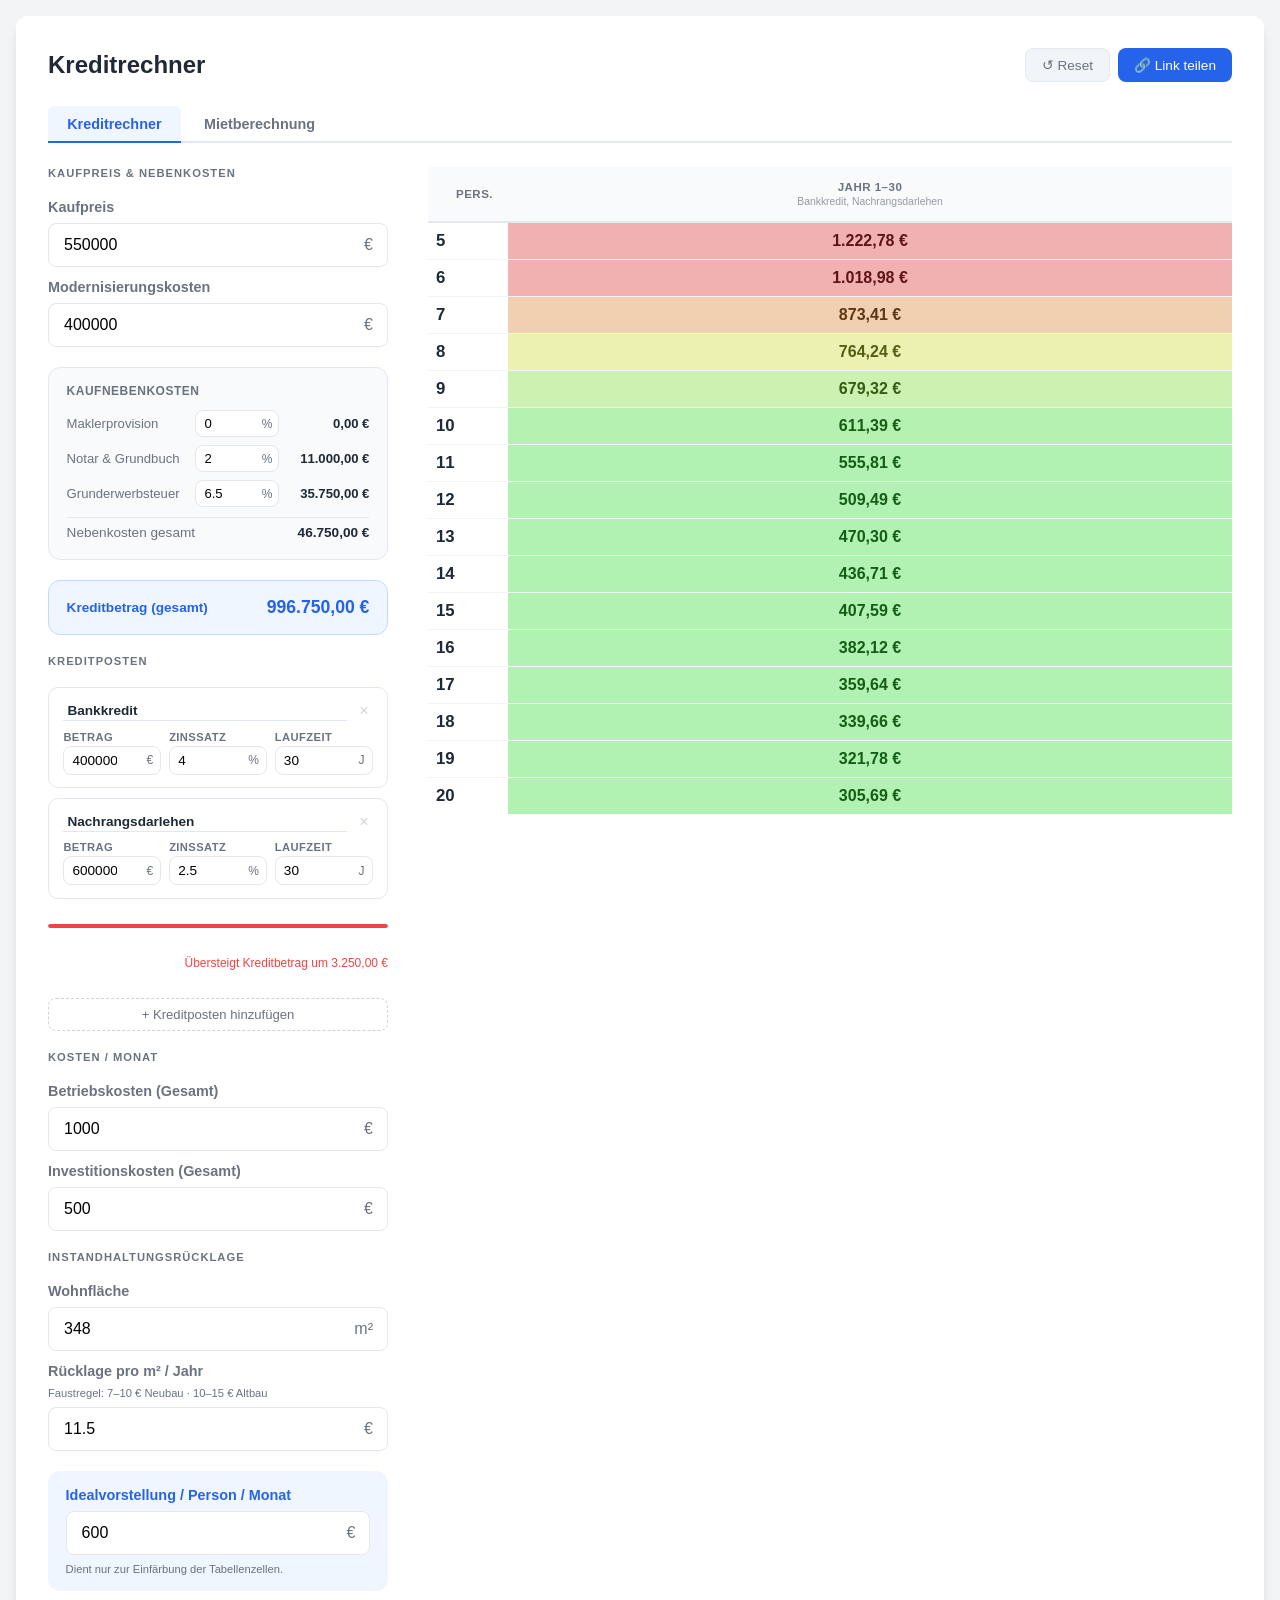
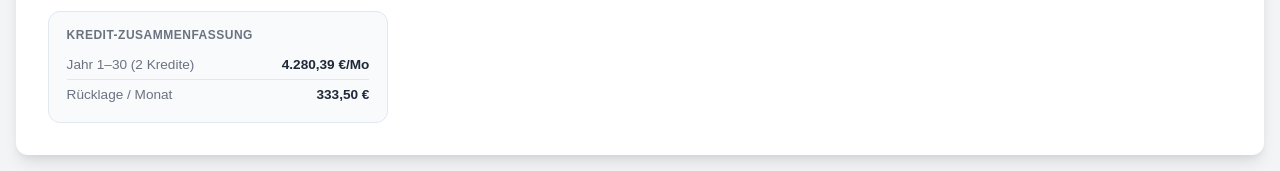
<file: index.html>
<!DOCTYPE html>
<html lang="de">
<head>
    <meta charset="UTF-8">
    <meta name="viewport" content="width=device-width, initial-scale=1.0">
    <meta name="robots" content="noindex">
    <title>Kreditrechner</title>
    <style>
        /* ── Reset & base ── */
        :root {
            --primary-color: #2563eb;
            --accent-color: #10b981;
            --bg-color: #f3f4f6;
            --card-bg: #ffffff;
            --text-color: #1f2937;
            --text-light: #6b7280;
            --radius: 12px;
            --shadow: 0 10px 15px -3px rgba(0,0,0,0.1), 0 4px 6px -2px rgba(0,0,0,0.05);
        }
        * { box-sizing: border-box; margin: 0; padding: 0; font-family: 'Segoe UI', Roboto, Helvetica, Arial, sans-serif; }
        body {
            background-color: var(--bg-color);
            display: flex;
            flex-direction: column;
            justify-content: center;
            align-items: center;
            min-height: 100vh;
            padding: 16px;
        }
        .calculator-card {
            background: var(--card-bg);
            padding: 2rem;
            border-radius: var(--radius);
            box-shadow: var(--shadow);
            width: 100%;
        }
        label { font-size: 0.9rem; color: var(--text-light); font-weight: 600; }
        .input-group { display: flex; flex-direction: column; gap: 0.5rem; }
        .input-wrapper { position: relative; display: flex; align-items: center; }
        .input-wrapper span { position: absolute; right: 15px; color: var(--text-light); font-weight: 500; }
        input[type="number"] {
            width: 100%;
            padding: 12px 15px;
            border: 1px solid #e5e7eb;
            border-radius: 8px;
            font-size: 1rem;
            transition: border-color 0.2s;
            -webkit-appearance: textfield;
            appearance: textfield;
        }
        input[type="number"]:focus { outline: none; border-color: var(--primary-color); }

        /* ── Tabs ── */
        .tab-bar {
            display: flex;
            gap: 0.25rem;
            margin-bottom: 1.5rem;
            border-bottom: 2px solid #e2e8f0;
        }
        .tab-btn {
            background: none;
            border: none;
            padding: 0.6rem 1.2rem;
            font-size: 0.9rem;
            font-weight: 600;
            color: var(--text-light);
            cursor: pointer;
            border-bottom: 2px solid transparent;
            margin-bottom: -2px;
            border-radius: 6px 6px 0 0;
            transition: color 0.15s, border-color 0.15s;
        }
        .tab-btn:hover { color: var(--primary-color); }
        .tab-btn.active {
            color: var(--primary-color);
            border-bottom-color: var(--primary-color);
            background: #eff6ff;
        }
        .tab-panel { display: none; }
        .tab-panel.active { display: block; }

        /* ── Layout ── */
        .header-row {
            display: flex;
            justify-content: space-between;
            align-items: center;
            margin-bottom: 1.5rem;
        }
        .main-grid {
            display: grid;
            grid-template-columns: 340px 1fr;
            gap: 2.5rem;
            align-items: start;
        }
        @media (max-width: 860px) {
            .main-grid { grid-template-columns: 1fr; }
        }

        /* ── Inputs column ── */
        .inputs-col {
            display: flex;
            flex-direction: column;
            gap: 1.25rem;
        }
        .section-label {
            font-size: 0.7rem;
            font-weight: 700;
            text-transform: uppercase;
            letter-spacing: 1px;
            color: var(--text-light);
        }
        .form-section {
            display: flex;
            flex-direction: column;
            gap: 0.75rem;
        }

        /* ── Boxes ── */
        .box {
            background: #f8fafc;
            border: 1px solid #e2e8f0;
            border-radius: var(--radius);
            padding: 1rem 1.1rem;
        }
        .box--blue { background: #eff6ff; border-color: #bfdbfe; }
        .box--ideal {
            background: #eff6ff;
            border-color: #bfdbfe;
            border-radius: var(--radius);
            padding: 1rem 1.1rem;
        }
        .box-title {
            font-size: 0.75rem;
            font-weight: 700;
            text-transform: uppercase;
            letter-spacing: 0.5px;
            color: var(--text-light);
            margin-bottom: 0.75rem;
        }
        .sum-row {
            display: flex;
            justify-content: space-between;
            font-size: 0.85rem;
            color: var(--text-light);
            padding: 0.2rem 0;
        }
        .sum-val { font-weight: 600; color: var(--text-color); }
        .sum-row--divider {
            border-top: 1px solid #e2e8f0;
            margin-top: 0.25rem;
            padding-top: 0.45rem;
        }

        /* ── Nebenkosten inline ── */
        .cost-row {
            display: flex;
            align-items: center;
            gap: 0.5rem;
            margin-top: 0.5rem;
        }
        .cost-row label {
            flex: 1;
            font-weight: 400;
            font-size: 0.82rem;
            color: var(--text-light);
            margin: 0;
        }
        .input-wrapper--sm {
            width: 84px;
            flex-shrink: 0;
            position: relative;
            display: flex;
            align-items: center;
        }
        .input-wrapper--sm input[type="number"] {
            padding: 5px 24px 5px 8px;
            font-size: 0.82rem;
            width: 100%;
        }
        .input-wrapper--sm span {
            position: absolute;
            right: 7px;
            font-size: 0.75rem;
            color: var(--text-light);
            pointer-events: none;
        }
        .abs-val {
            width: 82px;
            text-align: right;
            font-size: 0.82rem;
            font-weight: 600;
            color: var(--text-color);
            flex-shrink: 0;
        }

        /* ── Kreditbetrag display ── */
        .kreditbetrag-row { display: flex; justify-content: space-between; align-items: center; }
        .kreditbetrag-label { font-size: 0.85rem; font-weight: 600; color: var(--primary-color); }
        .kreditbetrag-value { font-size: 1.1rem; font-weight: 700; color: var(--primary-color); }

        /* ── Tranche list ── */
        .tranche-list { display: flex; flex-direction: column; gap: 0.6rem; }
        .tranche-card {
            background: white;
            border: 1px solid #e2e8f0;
            border-radius: 10px;
            padding: 0.8rem 0.9rem;
        }
        .tranche-header { display: flex; align-items: center; gap: 0.5rem; margin-bottom: 0.6rem; }
        .tranche-name {
            flex: 1;
            border: none;
            border-bottom: 1px solid #e2e8f0;
            font-size: 0.85rem;
            font-weight: 600;
            color: var(--text-color);
            padding: 2px 4px;
            background: transparent;
            outline: none;
            width: 100%;
        }
        .tranche-name:focus { border-bottom-color: var(--primary-color); }
        .tranche-delete {
            background: none;
            border: none;
            color: #d1d5db;
            cursor: pointer;
            font-size: 1rem;
            padding: 0 4px;
            line-height: 1;
            transition: color 0.15s;
        }
        .tranche-delete:hover { color: #ef4444; }
        .tranche-fields { display: grid; grid-template-columns: 1fr 1fr 1fr; gap: 0.5rem; }
        .tranche-field label {
            font-size: 0.7rem;
            font-weight: 600;
            color: var(--text-light);
            display: block;
            margin-bottom: 3px;
            text-transform: uppercase;
            letter-spacing: 0.4px;
        }
        .tranche-field .input-wrapper input[type="number"] { padding: 6px 28px 6px 8px; font-size: 0.85rem; }
        .tranche-field .input-wrapper span { right: 8px; font-size: 0.75rem; }
        .add-tranche-btn {
            background: none;
            border: 1px dashed #cbd5e1;
            border-radius: 8px;
            padding: 8px;
            width: 100%;
            cursor: pointer;
            font-size: 0.82rem;
            color: var(--text-light);
            transition: all 0.15s;
        }
        .add-tranche-btn:hover { border-color: var(--primary-color); color: var(--primary-color); background: #eff6ff; }
        .alloc-bar { height: 4px; border-radius: 2px; background: #e2e8f0; margin: 0.3rem 0 0.5rem; overflow: hidden; }
        .alloc-bar-fill { height: 100%; border-radius: 2px; transition: width 0.2s, background 0.2s; }
        .alloc-label { font-size: 0.75rem; color: var(--text-light); text-align: right; margin-bottom: 0.5rem; }

        /* ── Share btn ── */
        .share-btn {
            background: var(--primary-color);
            color: white;
            border: none;
            padding: 8px 16px;
            border-radius: 8px;
            cursor: pointer;
            font-size: 0.85rem;
            font-family: inherit;
            display: flex;
            align-items: center;
            gap: 6px;
        }
        .share-btn:hover { background: #1d4ed8; }

        /* ── Hint ── */
        .hint { font-size: 0.7rem; color: var(--text-light); display: block; }

        /* ── Table (Kreditrechner) ── */
        .table-col { position: sticky; top: 0; align-self: start; overflow: visible; }
        .people-table { width: 100%; border-collapse: collapse; font-size: 0.9rem; table-layout: fixed; }
        .people-table col.col-people { width: 80px; }
        .people-table col.col-phase  { width: auto; }
        .people-table thead tr { background: #f8fafc; }
        .people-table th {
            text-align: left;
            padding: 14px 28px;
            font-size: 0.72rem;
            text-transform: uppercase;
            letter-spacing: 0.5px;
            color: var(--text-light);
            border-bottom: 2px solid #e2e8f0;
            white-space: nowrap;
        }
        .people-table th.phase-header { text-align: center; }
        .people-table th .phase-sub {
            display: block;
            font-size: 0.65rem;
            font-weight: 400;
            opacity: 0.7;
            margin-top: 3px;
            text-transform: none;
            letter-spacing: 0;
        }
        .people-table td { padding: 8px; border-bottom: 1px solid #f1f5f9; vertical-align: middle; }
        .people-table tr:last-child td { border-bottom: none; }
        .people-table tr:hover .td-people { background: #f8fafc; }
        .td-people { padding: 30px 28px; font-weight: 700; color: var(--text-color); font-size: 1.05rem; background: white; white-space: nowrap; }

        /* ── Rent cell with tooltip ── */
        .td-rent {
            position: relative;
            padding: 30px 28px;
            font-weight: 700;
            font-size: 1rem;
            text-align: center;
            cursor: default;
            white-space: nowrap;
        }
        .td-rent:hover .rent-tooltip,
        .td-miete-cell:hover .rent-tooltip {
            opacity: 1;
            transform: translateX(-50%) translateY(0);
            pointer-events: auto;
        }
        .rent-tooltip {
            position: absolute;
            left: 50%;
            top: 100%;
            padding-top: 8px;
            transform: translateX(-50%) translateY(-4px);
            opacity: 0;
            pointer-events: none;
            transition: opacity 0.15s, transform 0.15s;
            z-index: 100;
        }
        .rent-tooltip-inner {
            background: #1f2937;
            color: #f9fafb;
            padding: 10px 14px;
            border-radius: 8px;
            font-size: 0.78rem;
            font-weight: 400;
            white-space: nowrap;
            box-shadow: 0 4px 12px rgba(0,0,0,0.25);
            position: relative;
        }
        .rent-tooltip-inner::before {
            content: '';
            position: absolute;
            top: -5px;
            left: 50%;
            transform: translateX(-50%);
            border-left: 5px solid transparent;
            border-right: 5px solid transparent;
            border-bottom: 5px solid #1f2937;
        }
        .tt-row { display: flex; justify-content: space-between; gap: 1.25rem; margin-bottom: 3px; }
        .tt-row:last-child { margin-bottom: 0; margin-top: 5px; padding-top: 5px; border-top: 1px solid #374151; font-weight: 600; }
        .tt-label { color: #9ca3af; }

        /* ── Mietberechnung ── */
        .miete-grid {
            display: grid;
            grid-template-columns: 320px 1fr;
            gap: 2.5rem;
            align-items: start;
        }
        @media (max-width: 860px) { .miete-grid { grid-template-columns: 1fr; } }

        /* Stockwerk cards */
        .stockwerk-list { display: flex; flex-direction: column; gap: 0.6rem; }
        .stockwerk-card {
            background: white;
            border: 1px solid #e2e8f0;
            border-radius: 10px;
            padding: 0.8rem 0.9rem;
        }
        .stockwerk-header { display: flex; align-items: center; gap: 0.5rem; margin-bottom: 0.5rem; }
        .stockwerk-name {
            flex: 1;
            border: none;
            border-bottom: 1px solid #e2e8f0;
            font-size: 0.85rem;
            font-weight: 700;
            color: var(--text-color);
            padding: 2px 4px;
            background: transparent;
            outline: none;
        }
        .stockwerk-name:focus { border-bottom-color: var(--primary-color); }
        .zimmer-section-label {
            font-size: 0.68rem;
            font-weight: 700;
            text-transform: uppercase;
            letter-spacing: 0.4px;
            color: var(--text-light);
            margin: 0.4rem 0 0.3rem;
        }
        .zimmer-list { display: flex; flex-direction: column; gap: 0.25rem; }
        .zimmer-row { display: flex; align-items: center; gap: 0.4rem; }
        .zimmer-name-input {
            flex: 1;
            border: none;
            border-bottom: 1px solid #e2e8f0;
            font-size: 0.8rem;
            color: var(--text-color);
            padding: 2px 4px;
            background: transparent;
            outline: none;
            min-width: 0;
        }
        .zimmer-name-input:focus { border-bottom-color: var(--primary-color); }
        .zimmer-delete {
            background: none;
            border: none;
            color: #d1d5db;
            cursor: pointer;
            font-size: 0.9rem;
            padding: 0 2px;
            line-height: 1;
            transition: color 0.15s;
            flex-shrink: 0;
        }
        .zimmer-delete:hover { color: #ef4444; }
        .add-zimmer-btn {
            background: none;
            border: none;
            font-size: 0.75rem;
            color: var(--text-light);
            cursor: pointer;
            padding: 4px 0;
            text-align: left;
            transition: color 0.15s;
            margin-top: 0.2rem;
        }
        .add-zimmer-btn:hover { color: var(--primary-color); }

        /* Miete info box */
        .miete-info-box {
            background: #f8fafc;
            border: 1px solid #e2e8f0;
            border-radius: var(--radius);
            padding: 1rem 1.1rem;
            margin-top: 1rem;
        }
        .miete-info-row {
            display: flex;
            justify-content: space-between;
            font-size: 0.82rem;
            color: var(--text-light);
            padding: 0.2rem 0;
        }
        .miete-info-row .sum-val { font-weight: 600; color: var(--text-color); }

        /* ── Miete interactive table ── */
        .miete-table-col { position: sticky; top: 0; align-self: start; overflow: visible; }
        .miete-table { width: 100%; border-collapse: collapse; font-size: 0.88rem; }
        .miete-table thead tr { background: #f8fafc; }
        .miete-table th {
            text-align: left;
            padding: 11px 12px;
            font-size: 0.7rem;
            text-transform: uppercase;
            letter-spacing: 0.5px;
            color: var(--text-light);
            border-bottom: 2px solid #e2e8f0;
            white-space: nowrap;
        }
        .miete-table th.miete-phase-header { text-align: center; }
        .miete-table th .phase-sub {
            display: block;
            font-size: 0.65rem;
            font-weight: 400;
            opacity: 0.7;
            margin-top: 3px;
            text-transform: none;
            letter-spacing: 0;
        }
        .miete-table td { padding: 7px 10px; border-bottom: 1px solid #f1f5f9; vertical-align: middle; }
        .miete-table tr:last-child td { border-bottom: none; }
        .miete-table tbody tr:hover td { background: #fafafa; }
        .miete-table tbody tr:hover td.td-miete-cell { background: transparent; }

        /* Inline editing inputs */
        .il-name {
            border: none;
            border-bottom: 1px solid transparent;
            font-size: 0.88rem;
            font-weight: 700;
            color: var(--text-color);
            padding: 3px 4px;
            background: transparent;
            outline: none;
            width: 100%;
            min-width: 80px;
            transition: border-color 0.15s;
        }
        .il-name:hover { border-bottom-color: #e2e8f0; }
        .il-name:focus { border-bottom-color: var(--primary-color); }
        .il-select {
            border: 1px solid transparent;
            border-radius: 5px;
            font-size: 0.78rem;
            padding: 3px 20px 3px 5px;
            color: var(--text-color);
            background: transparent;
            cursor: pointer;
            outline: none;
            max-width: 150px;
            transition: border-color 0.15s, background 0.15s;
            -webkit-appearance: auto;
            appearance: auto;
        }
        .il-select:hover { border-color: #e2e8f0; background: #f8fafc; }
        .il-select:focus { border-color: var(--primary-color); background: #f8fafc; }
        .il-num {
            border: 1px solid transparent;
            border-radius: 5px;
            font-size: 0.78rem;
            padding: 3px 5px;
            background: transparent;
            outline: none;
            width: 70px;
            -webkit-appearance: textfield;
            appearance: textfield;
            transition: border-color 0.15s, background 0.15s;
        }
        .il-num:hover { border-color: #e2e8f0; background: #f8fafc; }
        .il-num:focus { border-color: var(--primary-color); background: #f8fafc; }
        .il-unit { font-size: 0.75rem; color: var(--text-light); margin-left: 2px; }
        .drag-handle {
            cursor: grab;
            color: #d1d5db;
            font-size: 1rem;
            padding: 0 4px;
            user-select: none;
            line-height: 1;
        }
        .drag-handle:active { cursor: grabbing; }
        .miete-table tbody tr.dragging { opacity: 0.4; }
        .miete-table tbody tr.drag-over td { background: #eff6ff !important; border-top: 2px solid var(--primary-color); }
        .il-del {
            background: none;
            border: none;
            color: #d1d5db;
            cursor: pointer;
            font-size: 1rem;
            padding: 0 3px;
            line-height: 1;
            transition: color 0.15s;
        }
        .il-del:hover { color: #ef4444; }
        .il-type-badge {
            font-size: 0.7rem;
            font-weight: 700;
            text-transform: uppercase;
            letter-spacing: 0.4px;
            padding: 2px 6px;
            border-radius: 4px;
        }
        .il-type-badge.haus     { color: var(--primary-color); background: #eff6ff; }
        .il-type-badge.gelaende { color: #d97706; background: #fffbeb; }

        .td-miete-cell {
            position: relative;
            padding: 10px 14px;
            font-weight: 700;
            font-size: 0.92rem;
            text-align: center;
            cursor: default;
            white-space: nowrap;
        }
        .add-person-row td {
            padding: 8px 10px;
            border-top: 1px dashed #e2e8f0;
            border-bottom: none;
        }
        .add-person-inline {
            background: none;
            border: none;
            font-size: 0.8rem;
            color: var(--text-light);
            cursor: pointer;
            padding: 4px 6px;
            border-radius: 6px;
            transition: color 0.15s, background 0.15s;
        }
        .add-person-inline:hover { color: var(--primary-color); background: #eff6ff; }
        .miete-empty { text-align: center; color: var(--text-light); font-size: 0.9rem; padding: 3rem 0; }
        .badge-gelaende { color: #f59e0b; }
    </style>
</head>
<body>

<div class="calculator-card">
    <div class="header-row">
        <h2 style="margin-bottom:0;color:var(--text-color);font-weight:700;">Kreditrechner</h2>
        <div style="display:flex;gap:0.5rem;">
            <button id="reset-btn" class="share-btn" style="background:#f1f5f9;color:var(--text-light);border:1px solid #e2e8f0;">↺ Reset</button>
            <button id="share-btn" class="share-btn">🔗 Link teilen</button>
        </div>
    </div>

    <div class="tab-bar">
        <button class="tab-btn active" data-tab="kredit">Kreditrechner</button>
        <button class="tab-btn" data-tab="miete">Mietberechnung</button>
    </div>

    <!-- ── TAB 1: Kreditrechner ── -->
    <div id="tab-kredit" class="tab-panel active">
        <div class="main-grid">
            <div class="inputs-col">
                <span class="section-label">Kaufpreis &amp; Nebenkosten</span>
                <div class="form-section">
                    <div class="input-group">
                        <label for="kaufpreis-main">Kaufpreis</label>
                        <div class="input-wrapper">
                            <input type="number" id="kaufpreis-main" value="550000" min="0" step="5000">
                            <span>€</span>
                        </div>
                    </div>
                    <div class="input-group">
                        <label for="modernisierung">Modernisierungskosten</label>
                        <div class="input-wrapper">
                            <input type="number" id="modernisierung" value="400000" min="0" step="1000">
                            <span>€</span>
                        </div>
                    </div>
                </div>
                <div class="box">
                    <div class="box-title">Kaufnebenkosten</div>
                    <div class="cost-row">
                        <label for="makler-pct">Maklerprovision</label>
                        <div class="input-wrapper--sm">
                            <input type="number" id="makler-pct" value="0" min="0" max="10" step="0.1">
                            <span>%</span>
                        </div>
                        <span id="makler-abs" class="abs-val">–</span>
                    </div>
                    <div class="cost-row">
                        <label for="notar-pct">Notar &amp; Grundbuch</label>
                        <div class="input-wrapper--sm">
                            <input type="number" id="notar-pct" value="2" min="0" max="5" step="0.1">
                            <span>%</span>
                        </div>
                        <span id="notar-abs" class="abs-val">–</span>
                    </div>
                    <div class="cost-row">
                        <label for="gew-pct">Grunderwerbsteuer</label>
                        <div class="input-wrapper--sm">
                            <input type="number" id="gew-pct" value="6.5" min="0" max="10" step="0.1">
                            <span>%</span>
                        </div>
                        <span id="gew-abs" class="abs-val">–</span>
                    </div>
                    <div class="sum-row sum-row--divider" style="margin-top:0.6rem;">
                        <span>Nebenkosten gesamt</span>
                        <span id="neben-total" class="sum-val">–</span>
                    </div>
                </div>
                <div class="box box--blue">
                    <div class="kreditbetrag-row">
                        <span class="kreditbetrag-label">Kreditbetrag (gesamt)</span>
                        <span id="kreditbetrag-display" class="kreditbetrag-value">–</span>
                    </div>
                </div>
                <span class="section-label">Kreditposten</span>
                <div class="tranche-list" id="tranche-list"></div>
                <div class="alloc-bar"><div class="alloc-bar-fill" id="alloc-bar-fill"></div></div>
                <div class="alloc-label" id="alloc-label">–</div>
                <button class="add-tranche-btn" id="add-tranche-btn">+ Kreditposten hinzufügen</button>
                <span class="section-label">Kosten / Monat</span>
                <div class="form-section">
                    <div class="input-group">
                        <label for="betriebskosten">Betriebskosten (Gesamt)</label>
                        <div class="input-wrapper">
                            <input type="number" id="betriebskosten" value="1000" min="0" step="10">
                            <span>€</span>
                        </div>
                    </div>
                    <div class="input-group">
                        <label for="investitionskosten">Investitionskosten (Gesamt)</label>
                        <div class="input-wrapper">
                            <input type="number" id="investitionskosten" value="500" min="0" step="10">
                            <span>€</span>
                        </div>
                    </div>
                </div>
                <span class="section-label">Instandhaltungsrücklage</span>
                <div class="form-section">
                    <div class="input-group">
                        <label for="wohnflaeche">Wohnfläche</label>
                        <div class="input-wrapper">
                            <input type="number" id="wohnflaeche" value="348" min="0" step="10">
                            <span>m²</span>
                        </div>
                    </div>
                    <div class="input-group">
                        <label for="ruecklage-qm">Rücklage pro m² / Jahr</label>
                        <span class="hint">Faustregel: 7–10 € Neubau · 10–15 € Altbau</span>
                        <div class="input-wrapper">
                            <input type="number" id="ruecklage-qm" value="11.5" min="0.5" max="50" step="0.5">
                            <span>€</span>
                        </div>
                    </div>
                </div>
                <div class="box--ideal">
                    <div class="input-group">
                        <label for="ideal" style="color:var(--primary-color);">Idealvorstellung / Person / Monat</label>
                        <div class="input-wrapper">
                            <input type="number" id="ideal" value="600" min="0" step="10">
                            <span>€</span>
                        </div>
                        <span class="hint">Dient nur zur Einfärbung der Tabellenzellen.</span>
                    </div>
                </div>
                <div class="box">
                    <div class="box-title">Kredit-Zusammenfassung</div>
                    <div id="summary-rows"></div>
                </div>
            </div>
            <div class="table-col">
                <table class="people-table">
                    <colgroup id="table-cols"><col class="col-people"></colgroup>
                    <thead id="table-head"></thead>
                    <tbody id="table-body"></tbody>
                </table>
            </div>
        </div>
    </div>

    <!-- ── TAB 2: Mietberechnung ── -->
    <div id="tab-miete" class="tab-panel">
        <div class="miete-grid">
            <div class="inputs-col">
                <span class="section-label">Stockwerke</span>
                <div class="stockwerk-list" id="stockwerk-list"></div>
                <button class="add-tranche-btn" id="add-stockwerk-btn">+ Stockwerk hinzufügen</button>
                <div class="miete-info-box" id="miete-qm-info" style="display:none;">
                    <div id="miete-qm-info-rows"></div>
                </div>
            </div>
            <div class="miete-table-col">
                <div id="miete-results"></div>
            </div>
        </div>
    </div>
</div>

<script>
    // ── State ──────────────────────────────────────────────
    let tranches = [
        { name: 'Bankkredit',        amount: 400000, rate: 4,   years: 30 },
        { name: 'Nachrangsdarlehen', amount: 600000, rate: 2.5, years: 30 },
    ];

    let stockwerke = [
        { name: 'EG',    gesamtQm: 123.84, zimmer: [
            { name: 'Zimmer 1', qm: 15.26 },
            { name: 'Zimmer 2', qm: 21.71 },
            { name: 'Zimmer 3', qm: 20.56 },
            { name: 'Zimmer 4', qm: 12.83 },
        ]},
        { name: '1. OG', gesamtQm: 112.54, zimmer: [
            { name: 'Zimmer 1', qm: 15.26 },
            { name: 'Zimmer 2', qm: 21.71 },
            { name: 'Zimmer 3', qm: 20.56 },
            { name: 'Zimmer 4', qm: 12.83 },
        ]},
        { name: '2. OG', gesamtQm: 112.54, zimmer: [
            { name: 'Zimmer 1', qm: 20 },
            { name: 'Zimmer 2', qm: 20 },
            { name: 'Zimmer 3', qm: 20 },
        ]},
    ];

    let bewohner = [
        { name: 'Person 1',   type: 'haus',     stockwerkIdx: 0, zimmerIdx: 0, customQm: 0, pauschale: 0   },
        { name: 'Person 2',   type: 'haus',     stockwerkIdx: 0, zimmerIdx: 1, customQm: 0, pauschale: 0   },
        { name: 'Person 3',   type: 'haus',     stockwerkIdx: 0, zimmerIdx: 2, customQm: 0, pauschale: 0   },
        { name: 'Person 4',   type: 'haus',     stockwerkIdx: 1, zimmerIdx: 0, customQm: 0, pauschale: 0   },
        { name: 'Person 5',   type: 'haus',     stockwerkIdx: 1, zimmerIdx: 1, customQm: 0, pauschale: 0   },
        { name: 'Person 6',   type: 'haus',     stockwerkIdx: 1, zimmerIdx: 3, customQm: 0, pauschale: 0   },
        { name: 'Person 7',    type: 'haus',     stockwerkIdx: 2, zimmerIdx: 0, customQm: 0, pauschale: 0   },
        { name: 'Person 8',    type: 'haus',     stockwerkIdx: 2, zimmerIdx: 1, customQm: 0, pauschale: 0   },
        { name: 'Person 9',    type: 'haus',     stockwerkIdx: 2, zimmerIdx: 2, customQm: 0, pauschale: 0   },
        { name: 'Nagelstudio', type: 'gelaende', stockwerkIdx: 0, zimmerIdx: 0, customQm: 0, pauschale: 500 },
    ];

    // ── Static inputs ──────────────────────────────────────
    const kaufpreisMainEl = document.getElementById('kaufpreis-main');
    const modernEl        = document.getElementById('modernisierung');
    const maklerPctEl     = document.getElementById('makler-pct');
    const notarPctEl      = document.getElementById('notar-pct');
    const gewPctEl        = document.getElementById('gew-pct');
    const betriebsEl      = document.getElementById('betriebskosten');
    const investEl        = document.getElementById('investitionskosten');
    const wohnflaecheEl   = document.getElementById('wohnflaeche');
    const ruecklageQmEl   = document.getElementById('ruecklage-qm');
    const idealEl         = document.getElementById('ideal');

    const fmt  = new Intl.NumberFormat('de-DE', { style: 'currency', currency: 'EUR' });
    const fmtK = v => fmt.format(v);
    const fmtN = (v, d=1) => new Intl.NumberFormat('de-DE', { minimumFractionDigits: d, maximumFractionDigits: d }).format(v);

    function annuity(principal, ratePercent, years) {
        if (principal <= 0 || years <= 0) return 0;
        if (ratePercent === 0) return principal / (years * 12);
        const r = ratePercent / 100 / 12;
        const n = years * 12;
        const f = Math.pow(1 + r, n);
        return principal * (r * f) / (f - 1);
    }

    function cellColor(value, ideal) {
        if (!ideal || ideal <= 0) return { bg: '#f1f5f9', text: '#1f2937' };
        const over  = value - ideal;
        const ratio = over <= 0 ? 0 : Math.min(over / (ideal * 0.6), 1);
        const hue   = Math.round(120 * (1 - ratio));
        return { bg: `hsl(${hue},70%,82%)`, text: `hsl(${hue},65%,22%)` };
    }

    function getPersonQm(b) {
        if (b.type !== 'haus') return 0;
        if (b.zimmerIdx === -1) return b.customQm || 0;
        const sw = stockwerke[b.stockwerkIdx];
        if (!sw) return 0;
        return sw.zimmer[b.zimmerIdx]?.qm || 0;
    }

    // ── Render tranche list ────────────────────────────────
    function renderTranches() {
        const list = document.getElementById('tranche-list');
        list.innerHTML = '';
        tranches.forEach((t, i) => {
            const card = document.createElement('div');
            card.className = 'tranche-card';
            card.innerHTML = `
                <div class="tranche-header">
                    <input class="tranche-name" type="text" value="${t.name}" placeholder="Bezeichnung" data-i="${i}" data-f="name">
                    ${tranches.length > 1 ? `<button class="tranche-delete" data-i="${i}">×</button>` : ''}
                </div>
                <div class="tranche-fields">
                    <div class="tranche-field">
                        <label>Betrag</label>
                        <div class="input-wrapper">
                            <input type="number" value="${t.amount}" min="0" step="1000" data-i="${i}" data-f="amount">
                            <span>€</span>
                        </div>
                    </div>
                    <div class="tranche-field">
                        <label>Zinssatz</label>
                        <div class="input-wrapper">
                            <input type="number" value="${t.rate}" min="0" step="0.1" data-i="${i}" data-f="rate">
                            <span>%</span>
                        </div>
                    </div>
                    <div class="tranche-field">
                        <label>Laufzeit</label>
                        <div class="input-wrapper">
                            <input type="number" value="${t.years}" min="1" max="50" step="1" data-i="${i}" data-f="years">
                            <span>J</span>
                        </div>
                    </div>
                </div>`;
            list.appendChild(card);
        });
        list.querySelectorAll('input').forEach(el => el.addEventListener('input', e => {
            const i = +e.target.dataset.i, f = e.target.dataset.f;
            tranches[i][f] = f === 'name' ? e.target.value : (parseFloat(e.target.value) || 0);
            calculate();
        }));
        list.querySelectorAll('.tranche-delete').forEach(btn => btn.addEventListener('click', e => {
            tranches.splice(+e.currentTarget.dataset.i, 1);
            renderTranches(); calculate();
        }));
    }

    document.getElementById('add-tranche-btn').addEventListener('click', () => {
        tranches.push({ name: `Kredit ${tranches.length + 1}`, amount: 0, rate: 3, years: 20 });
        renderTranches(); calculate();
    });

    // ── Render stockwerk list ──────────────────────────────
    function renderStockwerke() {
        const list = document.getElementById('stockwerk-list');
        list.innerHTML = '';
        stockwerke.forEach((sw, si) => {
            const card = document.createElement('div');
            card.className = 'stockwerk-card';
            const zimmerRows = sw.zimmer.map((z, zi) => `
                <div class="zimmer-row">
                    <input class="zimmer-name-input" type="text" value="${z.name}" data-si="${si}" data-zi="${zi}">
                    <div class="input-wrapper--sm">
                        <input type="number" class="zimmer-qm-input" value="${z.qm}" min="0" step="0.01" data-si="${si}" data-zi="${zi}">
                        <span>m²</span>
                    </div>
                    ${sw.zimmer.length > 1 ? `<button class="zimmer-delete" data-si="${si}" data-zi="${zi}">×</button>` : '<span style="width:18px;"></span>'}
                </div>`).join('');

            card.innerHTML = `
                <div class="stockwerk-header">
                    <input class="stockwerk-name" type="text" value="${sw.name}" data-si="${si}">
                    <div class="input-wrapper--sm">
                        <input type="number" class="stockwerk-gesamt-input" value="${sw.gesamtQm}" min="0" step="0.01" data-si="${si}">
                        <span>m²</span>
                    </div>
                    ${stockwerke.length > 1 ? `<button class="tranche-delete" data-si="${si}">×</button>` : ''}
                </div>
                <div class="zimmer-section-label">Zimmer</div>
                <div class="zimmer-list">${zimmerRows}</div>
                <button class="add-zimmer-btn" data-si="${si}">+ Zimmer hinzufügen</button>`;
            list.appendChild(card);
        });

        list.querySelectorAll('.stockwerk-name').forEach(el => el.addEventListener('input', e => {
            stockwerke[+e.target.dataset.si].name = e.target.value; calculate();
        }));
        list.querySelectorAll('.stockwerk-gesamt-input').forEach(el => el.addEventListener('input', e => {
            stockwerke[+e.target.dataset.si].gesamtQm = parseFloat(e.target.value) || 0; calculate();
        }));
        list.querySelectorAll('.zimmer-name-input').forEach(el => el.addEventListener('input', e => {
            stockwerke[+e.target.dataset.si].zimmer[+e.target.dataset.zi].name = e.target.value; calculate();
        }));
        list.querySelectorAll('.zimmer-qm-input').forEach(el => el.addEventListener('input', e => {
            stockwerke[+e.target.dataset.si].zimmer[+e.target.dataset.zi].qm = parseFloat(e.target.value) || 0; calculate();
        }));
        list.querySelectorAll('.zimmer-delete').forEach(btn => btn.addEventListener('click', e => {
            const si = +e.currentTarget.dataset.si, zi = +e.currentTarget.dataset.zi;
            bewohner.forEach(b => {
                if (b.stockwerkIdx === si) {
                    if (b.zimmerIdx === zi) b.zimmerIdx = 0;
                    else if (b.zimmerIdx > zi) b.zimmerIdx--;
                }
            });
            stockwerke[si].zimmer.splice(zi, 1);
            renderStockwerke(); calculate();
        }));
        list.querySelectorAll('.add-zimmer-btn').forEach(btn => btn.addEventListener('click', e => {
            const si = +e.currentTarget.dataset.si;
            stockwerke[si].zimmer.push({ name: `Zimmer ${stockwerke[si].zimmer.length + 1}`, qm: 15 });
            renderStockwerke(); calculate();
        }));
        list.querySelectorAll('.tranche-delete').forEach(btn => btn.addEventListener('click', e => {
            const si = +e.currentTarget.dataset.si;
            bewohner.forEach(b => {
                if (b.stockwerkIdx === si) { b.stockwerkIdx = 0; b.zimmerIdx = 0; }
                else if (b.stockwerkIdx > si) b.stockwerkIdx--;
            });
            stockwerke.splice(si, 1);
            renderStockwerke(); calculate();
        }));
    }

    document.getElementById('add-stockwerk-btn').addEventListener('click', () => {
        stockwerke.push({ name: `Stockwerk ${stockwerke.length + 1}`, gesamtQm: 100, zimmer: [{ name: 'Zimmer 1', qm: 20 }] });
        renderStockwerke(); calculate();
    });

    // ── Static input listeners ─────────────────────────────
    [kaufpreisMainEl, modernEl, maklerPctEl, notarPctEl, gewPctEl,
     betriebsEl, investEl, wohnflaecheEl, ruecklageQmEl, idealEl
    ].forEach(el => el.addEventListener('input', calculate));

    // ── Main calculation ───────────────────────────────────
    function calculate() {
        const kaufpreisVal = parseFloat(kaufpreisMainEl.value) || 0;
        const modern       = parseFloat(modernEl.value)        || 0;
        const maklerPct    = parseFloat(maklerPctEl.value)     || 0;
        const notarPct     = parseFloat(notarPctEl.value)      || 0;
        const gewPct       = parseFloat(gewPctEl.value)        || 0;

        const maklerAbs   = kaufpreisVal * maklerPct / 100;
        const notarAbs    = kaufpreisVal * notarPct  / 100;
        const gewAbs      = kaufpreisVal * gewPct    / 100;
        const nebenTotal  = maklerAbs + notarAbs + gewAbs;
        const kreditTotal = kaufpreisVal + modern + nebenTotal;

        document.getElementById('makler-abs').textContent  = fmtK(maklerAbs);
        document.getElementById('notar-abs').textContent   = fmtK(notarAbs);
        document.getElementById('gew-abs').textContent     = fmtK(gewAbs);
        document.getElementById('neben-total').textContent = fmtK(nebenTotal);
        document.getElementById('kreditbetrag-display').textContent = fmtK(kreditTotal);

        const allocated = tranches.reduce((s, t) => s + (t.amount || 0), 0);
        const allocPct  = kreditTotal > 0 ? Math.min(allocated / kreditTotal, 1) : 0;
        const diff      = kreditTotal - allocated;
        const fill      = document.getElementById('alloc-bar-fill');
        const allocLbl  = document.getElementById('alloc-label');
        fill.style.width      = (allocPct * 100) + '%';
        fill.style.background = Math.abs(diff) < 1 ? '#10b981' : diff > 0 ? '#f59e0b' : '#ef4444';
        if (Math.abs(diff) < 1) { allocLbl.textContent = '✓ Vollständig aufgeteilt'; allocLbl.style.color = '#10b981'; }
        else if (diff > 0)      { allocLbl.textContent = `Noch zuzuweisen: ${fmtK(diff)}`; allocLbl.style.color = '#f59e0b'; }
        else                    { allocLbl.textContent = `Übersteigt Kreditbetrag um ${fmtK(-diff)}`; allocLbl.style.color = '#ef4444'; }

        const betriebs       = parseFloat(betriebsEl.value)   || 0;
        const invest         = parseFloat(investEl.value)     || 0;
        const qm             = parseFloat(wohnflaecheEl.value) || 0;
        const ruecklageQm    = parseFloat(ruecklageQmEl.value) || 0;
        const ideal          = parseFloat(idealEl.value)       || 0;
        const ruecklageMonth = qm * ruecklageQm / 12;
        const fixedMonthly   = betriebs + invest + ruecklageMonth;

        const endYears = [...new Set(tranches.map(t => t.years))].sort((a, b) => a - b);
        const phases = [];
        let prevYear = 0;
        for (const endYear of endYears) {
            const active  = tranches.filter(t => t.years >= endYear);
            const monthly = active.reduce((s, t) => s + annuity(t.amount, t.rate, t.years), 0);
            phases.push({ fromYear: prevYear + 1, toYear: endYear, monthly, active });
            prevYear = endYear;
        }

        // Summary box
        const summaryEl = document.getElementById('summary-rows');
        let summaryHtml = '';
        phases.forEach(ph => {
            const label = ph.fromYear === ph.toYear ? `Jahr ${ph.fromYear}` : `Jahr ${ph.fromYear}–${ph.toYear}`;
            summaryHtml += `<div class="sum-row"><span>${label} (${ph.active.length} Kredit${ph.active.length !== 1 ? 'e' : ''})</span><span class="sum-val">${fmtK(ph.monthly)}/Mo</span></div>`;
        });
        summaryHtml += `<div class="sum-row sum-row--divider"><span>Rücklage / Monat</span><span class="sum-val">${fmtK(ruecklageMonth)}</span></div>`;
        summaryEl.innerHTML = summaryHtml;

        // Kredit table
        const colgroup = document.getElementById('table-cols');
        colgroup.innerHTML = '<col class="col-people">' + phases.map(() => '<col class="col-phase">').join('');
        const thead = document.getElementById('table-head');
        let headHtml = '<tr><th>Pers.</th>';
        phases.forEach(ph => {
            const yLabel = ph.fromYear === ph.toYear ? `Jahr ${ph.fromYear}` : `Jahr ${ph.fromYear}–${ph.toYear}`;
            headHtml += `<th class="phase-header">${yLabel}<span class="phase-sub">${ph.active.map(t => t.name || 'Kredit').join(', ')}</span></th>`;
        });
        thead.innerHTML = headHtml + '</tr>';

        const tbody = document.getElementById('table-body');
        let bodyHtml = '';
        for (let p = 5; p <= 20; p++) {
            bodyHtml += `<tr><td class="td-people">${p}</td>`;
            phases.forEach(ph => {
                const creditPP = ph.monthly / p, betriebsPP = betriebs / p, investPP = invest / p, ruecklagePP = ruecklageMonth / p;
                const totalPP = creditPP + betriebsPP + investPP + ruecklagePP;
                const totalFmt = fmtK(totalPP);
                const col = cellColor(totalPP, ideal);
                bodyHtml += `<td class="td-rent" style="background:${col.bg};color:${col.text};">${totalFmt}
                    <div class="rent-tooltip"><div class="rent-tooltip-inner">
                        <div class="tt-row"><span class="tt-label">Kreditrate</span><span>${fmtK(creditPP)}</span></div>
                        <div class="tt-row"><span class="tt-label">Betriebskosten</span><span>${fmtK(betriebsPP)}</span></div>
                        <div class="tt-row"><span class="tt-label">Investitionskosten</span><span>${fmtK(investPP)}</span></div>
                        <div class="tt-row"><span class="tt-label">Rücklage</span><span>${fmtK(ruecklagePP)}</span></div>
                        <div class="tt-row"><span class="tt-label">Gesamt</span><span>${totalFmt}</span></div>
                    </div></div></td>`;
            });
            bodyHtml += '</tr>';
        }
        tbody.innerHTML = bodyHtml;

        calculateMiete(phases, fixedMonthly);
        saveState();
    }

    // ── Mietberechnung ─────────────────────────────────────
    function calculateMiete(phases, fixedMonthly) {
        const gelaendeBewohner   = bewohner.filter(b => b.type === 'gelaende');
        const hausBewohner       = bewohner.filter(b => b.type === 'haus');
        const gelaendePauschalen = gelaendeBewohner.reduce((s, b) => s + (b.pauschale || 0), 0);
        const gesamtHausQm       = stockwerke.reduce((s, sw) => s + sw.gesamtQm, 0);

        const swStats = stockwerke.map((sw, si) => {
            const residents      = hausBewohner.filter(b => b.stockwerkIdx === si);
            const belegteQm      = residents.reduce((s, b) => s + getPersonQm(b), 0);
            const gemeinschaftQm = Math.max(0, sw.gesamtQm - belegteQm);
            return { residents, belegteQm, gemeinschaftQm };
        });

        // Info box
        const infoBox  = document.getElementById('miete-qm-info');
        const infoRows = document.getElementById('miete-qm-info-rows');
        infoBox.style.display = 'block';
        infoRows.innerHTML = stockwerke.map((sw, si) => {
            const { belegteQm, gemeinschaftQm, residents } = swStats[si];
            const pct = gesamtHausQm > 0 ? sw.gesamtQm / gesamtHausQm * 100 : 0;
            return `
                <div class="miete-info-row" style="font-weight:700;color:var(--text-color);margin-top:${si > 0 ? '0.6rem' : '0'};">
                    <span>${sw.name}</span>
                    <span class="sum-val">${fmtN(sw.gesamtQm, 2)} m² <span style="font-weight:400;color:var(--text-light);">(${fmtN(pct, 1)} %)</span></span>
                </div>
                <div class="miete-info-row" style="padding-left:0.75rem;">
                    <span>Privat (${residents.length} Person${residents.length !== 1 ? 'en' : ''})</span>
                    <span class="sum-val">${fmtN(belegteQm, 2)} m²</span>
                </div>
                <div class="miete-info-row" style="padding-left:0.75rem;">
                    <span>Gemeinschaft</span><span class="sum-val">${fmtN(gemeinschaftQm, 2)} m²</span>
                </div>`;
        }).join('') + `
            <div class="miete-info-row" style="border-top:1px solid #e2e8f0;margin-top:0.5rem;padding-top:0.4rem;font-weight:600;">
                <span>Gesamt Haus</span><span class="sum-val">${fmtN(gesamtHausQm, 2)} m²</span>
            </div>
            <div class="miete-info-row">
                <span>Geländepauschalen (Σ)</span><span class="sum-val">${fmtK(gelaendePauschalen)}/Mo</span>
            </div>`;

        const resultsEl = document.getElementById('miete-results');
        const nPhases   = phases.length;

        // Betriebskosten/Invest/Rücklage equal split across ALL bewohner
        const nTotal     = bewohner.length;
        const fixedShare = nTotal > 0 ? fixedMonthly / nTotal : 0;

        // Helper: compute miete for one person in one phase
        function computeMiete(b, ph) {
            const kreditkosten = ph.monthly;
            const hauskosten   = kreditkosten - gelaendePauschalen;

            if (b.type === 'gelaende') {
                const miete = fixedShare + b.pauschale;
                const tooltip = `
                    <div class="tt-row"><span class="tt-label">Betriebs/Invest/Rücklage (1/${nTotal})</span><span>${fmtK(fixedShare)}</span></div>
                    <div class="tt-row"><span class="tt-label">Pauschale (Kredit-Anteil)</span><span>${fmtK(b.pauschale)}</span></div>
                    <div class="tt-row"><span class="tt-label">Gesamt</span><span>${fmtK(miete)}</span></div>`;
                return { miete, tooltip };
            }

            const sw        = stockwerke[b.stockwerkIdx];
            const swQm      = sw?.gesamtQm || 0;
            const swKosten  = gesamtHausQm > 0 ? hauskosten * (swQm / gesamtHausQm) : 0;
            const costPerQm = swQm > 0 ? swKosten / swQm : 0;
            const { gemeinschaftQm, residents } = swStats[b.stockwerkIdx] || { gemeinschaftQm: 0, residents: [] };
            const n         = residents.length;
            const personQm  = getPersonQm(b);
            const privatAnt = personQm * costPerQm;
            const gemeinAnt = n > 0 ? (gemeinschaftQm * costPerQm) / n : 0;
            const kreditAnt = privatAnt + gemeinAnt;
            const miete     = fixedShare + kreditAnt;

            const swName  = sw?.name || '–';
            const pct     = gesamtHausQm > 0 ? swQm / gesamtHausQm * 100 : 0;
            const gQmPP   = n > 0 ? gemeinschaftQm / n : 0;
            const tooltip = `
                <div class="tt-row"><span class="tt-label">Betriebs/Invest/Rücklage (1/${nTotal})</span><span>${fmtK(fixedShare)}</span></div>
                <div class="tt-row"><span class="tt-label">Kreditkosten/Mo</span><span>${fmtK(kreditkosten)}</span></div>
                <div class="tt-row"><span class="tt-label">− Geländepauschalen</span><span>− ${fmtK(gelaendePauschalen)}</span></div>
                <div class="tt-row"><span class="tt-label">= Hauskosten</span><span>${fmtK(hauskosten)}</span></div>
                <div class="tt-row"><span class="tt-label">${swName} (${fmtN(pct, 1)} %)</span><span>${fmtK(swKosten)}</span></div>
                <div class="tt-row"><span class="tt-label">€/m² ${swName}</span><span>${fmtN(costPerQm, 2)}</span></div>
                <div class="tt-row"><span class="tt-label">Zimmer (${fmtN(personQm, 2)} m²)</span><span>${fmtK(privatAnt)}</span></div>
                <div class="tt-row"><span class="tt-label">Gemeinschaft (${fmtN(gQmPP, 1)} m²)</span><span>${fmtK(gemeinAnt)}</span></div>
                <div class="tt-row"><span class="tt-label">Gesamt</span><span>${fmtK(miete)}</span></div>`;
            return { miete, tooltip };
        }

        // Build table HTML
        let html = `<table class="miete-table"><thead><tr>
            <th style="min-width:110px;">Name</th>
            <th>Typ</th>
            <th>Stockwerk / Zimmer</th>`;
        phases.forEach(ph => {
            const yLabel = ph.fromYear === ph.toYear ? `Jahr ${ph.fromYear}` : `Jahr ${ph.fromYear}–${ph.toYear}`;
            html += `<th class="miete-phase-header">${yLabel}<span class="phase-sub">${ph.active.map(t => t.name || 'Kredit').join(', ')}</span></th>`;
        });
        html += '<th style="width:24px;"></th><th style="width:32px;"></th></tr></thead><tbody>';

        bewohner.forEach((b, i) => {
            const sw = b.type === 'haus' ? (stockwerke[b.stockwerkIdx] || stockwerke[0]) : null;

            // Type badge
            const typeBadge = `<select class="il-select" data-i="${i}" data-f="type" style="font-size:0.7rem;font-weight:700;text-transform:uppercase;letter-spacing:0.4px;padding:2px 6px;border-radius:4px;${b.type === 'haus' ? 'color:var(--primary-color);background:#eff6ff;border-color:#bfdbfe;' : 'color:#d97706;background:#fffbeb;border-color:#fde68a;'}">
                <option value="haus"     ${b.type === 'haus'     ? 'selected' : ''}>Haus</option>
                <option value="gelaende" ${b.type === 'gelaende' ? 'selected' : ''}>Gelände</option>
            </select>`;

            // Location cell
            let locationCell;
            if (b.type === 'haus') {
                const swOptions = stockwerke.map((s, si) =>
                    `<option value="${si}" ${b.stockwerkIdx === si ? 'selected' : ''}>${s.name}</option>`
                ).join('');
                const zimmerOptions = (sw?.zimmer || []).map((z, zi) =>
                    `<option value="${zi}" ${b.zimmerIdx === zi ? 'selected' : ''}>${z.name} (${fmtN(z.qm, 2)} m²)</option>`
                ).join('') + `<option value="-1" ${b.zimmerIdx === -1 ? 'selected' : ''}>Eigene m²…</option>`;

                const customInput = b.zimmerIdx === -1
                    ? `<br><input class="il-num" type="number" value="${b.customQm || 0}" min="0" step="0.5" data-i="${i}" data-f="customQm" style="margin-top:4px;"><span class="il-unit">m²</span>`
                    : '';

                locationCell = `<select class="il-select" data-i="${i}" data-f="stockwerk">${swOptions}</select>
                    <select class="il-select" data-i="${i}" data-f="zimmer" style="margin-top:3px;">${zimmerOptions}</select>
                    ${customInput}`;
            } else {
                locationCell = `<input class="il-num" type="number" value="${b.pauschale || 0}" min="0" step="10" data-i="${i}" data-f="pauschale"><span class="il-unit">€/Mo</span>`;
            }

            html += `<tr draggable="true" data-row-idx="${i}">
                <td><span class="drag-handle" title="Ziehen zum Sortieren">⠿</span></td>
                <td><input class="il-name" type="text" value="${b.name || ''}" placeholder="Name" data-i="${i}" data-f="name"></td>
                <td>${typeBadge}</td>
                <td style="min-width:160px;">${locationCell}</td>`;

            phases.forEach(ph => {
                const { miete, tooltip } = computeMiete(b, ph);
                html += `<td><div class="td-miete-cell">${fmtK(miete)}
                    <div class="rent-tooltip"><div class="rent-tooltip-inner">${tooltip}</div></div>
                </div></td>`;
            });

            html += `<td><button class="il-del" data-i="${i}" title="Entfernen">×</button></td></tr>`;

        });

        // Totals row
        html += `<tr style="background:#f8fafc;border-top:2px solid #e2e8f0;">
            <td colspan="4" style="padding:8px 10px;font-size:0.78rem;color:var(--text-light);font-weight:600;">Summe</td>`;
        phases.forEach(ph => {
            const totalMonthly = ph.monthly + fixedMonthly;
            const hauskosten   = ph.monthly - gelaendePauschalen;
            // Fixed share: all bewohner pay fixedShare each
            let summe = nTotal * fixedShare; // = fixedMonthly
            // Gelände: each pays pauschale
            gelaendeBewohner.forEach(b => { summe += b.pauschale; });
            // Haus: each pays their floor/m² share of hauskosten
            stockwerke.forEach((sw, si) => {
                const swKosten  = gesamtHausQm > 0 ? hauskosten * (sw.gesamtQm / gesamtHausQm) : 0;
                const costPerQm = sw.gesamtQm > 0 ? swKosten / sw.gesamtQm : 0;
                const { residents, gemeinschaftQm } = swStats[si];
                const n = residents.length;
                residents.forEach(b => {
                    summe += getPersonQm(b) * costPerQm + (n > 0 ? (gemeinschaftQm * costPerQm) / n : 0);
                });
            });
            const d = summe - totalMonthly;
            const diffColor = Math.abs(d) < 0.5 ? '#10b981' : '#ef4444';
            html += `<td style="text-align:center;padding:8px 14px;">
                <div style="font-weight:700;font-size:0.88rem;">${fmtK(summe)}</div>
                <div style="font-size:0.7rem;color:${diffColor};margin-top:1px;">${Math.abs(d) < 0.5 ? '✓' : `Δ ${fmtK(d)}`}</div>
            </td>`;
        });
        html += `<td></td><td></td></tr>`;

        // Add person row
        html += `<tr class="add-person-row">
            <td colspan="${4 + nPhases + 1}">
                <button class="add-person-inline" id="add-person-btn">+ Bewohner hinzufügen</button>
            </td>
        </tr>`;

        html += '</tbody></table>';

        // Save focus state before re-render
        const prevActive  = document.activeElement;
        const focusI      = prevActive?.dataset?.i;
        const focusF      = prevActive?.dataset?.f;
        const selStart    = prevActive?.selectionStart;
        const selEnd      = prevActive?.selectionEnd;

        resultsEl.innerHTML = html;

        // Restore focus after re-render
        if (focusI != null && focusF != null) {
            const el = resultsEl.querySelector(`[data-i="${focusI}"][data-f="${focusF}"]`);
            if (el?.tagName === 'INPUT') {
                el.focus();
                if (el.type === 'number') {
                    // selectionStart/End are always null for number inputs;
                    // re-assign value to move cursor to end
                    const v = el.value; el.value = ''; el.value = v;
                } else if (selStart !== null) {
                    try { el.setSelectionRange(selStart, selEnd); } catch {}
                }
            }
        }

        // Attach listeners to the interactive table
        resultsEl.querySelectorAll('input[data-f="name"]').forEach(el => el.addEventListener('input', e => {
            bewohner[+e.target.dataset.i].name = e.target.value; calculate();
        }));
        resultsEl.querySelectorAll('select[data-f="type"]').forEach(el => el.addEventListener('change', e => {
            bewohner[+e.target.dataset.i].type = e.target.value; calculate();
        }));
        resultsEl.querySelectorAll('select[data-f="stockwerk"]').forEach(el => el.addEventListener('change', e => {
            const i = +e.target.dataset.i;
            bewohner[i].stockwerkIdx = +e.target.value;
            bewohner[i].zimmerIdx = 0;
            calculate();
        }));
        resultsEl.querySelectorAll('select[data-f="zimmer"]').forEach(el => el.addEventListener('change', e => {
            bewohner[+e.target.dataset.i].zimmerIdx = +e.target.value; calculate();
        }));
        resultsEl.querySelectorAll('input[data-f="customQm"]').forEach(el => el.addEventListener('input', e => {
            bewohner[+e.target.dataset.i].customQm = parseFloat(e.target.value) || 0; calculate();
        }));
        resultsEl.querySelectorAll('input[data-f="pauschale"]').forEach(el => el.addEventListener('input', e => {
            bewohner[+e.target.dataset.i].pauschale = parseFloat(e.target.value) || 0; calculate();
        }));
        resultsEl.querySelectorAll('.il-del').forEach(btn => btn.addEventListener('click', e => {
            if (bewohner.length > 1) {
                bewohner.splice(+e.currentTarget.dataset.i, 1); calculate();
            }
        }));
        document.getElementById('add-person-btn').addEventListener('click', () => {
            bewohner.push({ name: `Person ${bewohner.length + 1}`, type: 'haus', stockwerkIdx: 0, zimmerIdx: 0, customQm: 0, pauschale: 0 });
            calculate();
        });

        // Drag-to-reorder
        let dragSrcIdx = null;
        resultsEl.querySelectorAll('tr[data-row-idx]').forEach(tr => {
            const idx = +tr.dataset.rowIdx;
            tr.addEventListener('dragstart', e => {
                dragSrcIdx = idx;
                e.dataTransfer.effectAllowed = 'move';
                // Build an isolated ghost so the browser doesn't snapshot surrounding rows
                const ghostTable = document.createElement('table');
                ghostTable.style.cssText = 'position:fixed;top:-9999px;left:-9999px;border-collapse:collapse;background:#fff;font-size:inherit;';
                const ghostTbody = document.createElement('tbody');
                ghostTbody.appendChild(tr.cloneNode(true));
                ghostTable.appendChild(ghostTbody);
                document.body.appendChild(ghostTable);
                e.dataTransfer.setDragImage(ghostTable, e.offsetX, e.offsetY);
                setTimeout(() => { document.body.removeChild(ghostTable); tr.classList.add('dragging'); }, 0);
            });
            tr.addEventListener('dragend', () => {
                tr.classList.remove('dragging');
                resultsEl.querySelectorAll('tr[data-row-idx]').forEach(r => r.classList.remove('drag-over'));
            });
            tr.addEventListener('dragover', e => {
                e.preventDefault();
                e.dataTransfer.dropEffect = 'move';
                resultsEl.querySelectorAll('tr[data-row-idx]').forEach(r => r.classList.remove('drag-over'));
                if (dragSrcIdx !== idx) tr.classList.add('drag-over');
            });
            tr.addEventListener('dragleave', () => tr.classList.remove('drag-over'));
            tr.addEventListener('drop', e => {
                e.preventDefault();
                tr.classList.remove('drag-over');
                if (dragSrcIdx !== null && dragSrcIdx !== idx) {
                    const moved = bewohner.splice(dragSrcIdx, 1)[0];
                    bewohner.splice(idx, 0, moved);
                    calculate();
                }
            });
        });
    }

    // ── Tab switching ──────────────────────────────────────
    document.querySelectorAll('.tab-btn').forEach(btn => {
        btn.addEventListener('click', () => {
            document.querySelectorAll('.tab-btn').forEach(b => b.classList.remove('active'));
            document.querySelectorAll('.tab-panel').forEach(p => p.classList.remove('active'));
            btn.classList.add('active');
            document.getElementById('tab-' + btn.dataset.tab).classList.add('active');
        });
    });

    // ── Persistence ────────────────────────────────────────
    function getState() {
        return {
            kaufpreisMain: kaufpreisMainEl.value,
            modern:        modernEl.value,
            maklerPct:     maklerPctEl.value,
            notarPct:      notarPctEl.value,
            gewPct:        gewPctEl.value,
            betriebs:      betriebsEl.value,
            invest:        investEl.value,
            qm:            wohnflaecheEl.value,
            ruecklageQm:   ruecklageQmEl.value,
            ideal:         idealEl.value,
            tranches:      JSON.stringify(tranches),
            stockwerke:    JSON.stringify(stockwerke),
            bewohner:      JSON.stringify(bewohner),
        };
    }

    function applyState(d) {
        if (d.kaufpreisMain != null) kaufpreisMainEl.value = d.kaufpreisMain;
        if (d.modern        != null) modernEl.value        = d.modern;
        if (d.maklerPct     != null) maklerPctEl.value     = d.maklerPct;
        if (d.notarPct      != null) notarPctEl.value      = d.notarPct;
        if (d.gewPct        != null) gewPctEl.value        = d.gewPct;
        if (d.betriebs      != null) betriebsEl.value      = d.betriebs;
        if (d.invest        != null) investEl.value        = d.invest;
        if (d.qm            != null) wohnflaecheEl.value   = d.qm;
        if (d.ruecklageQm   != null) ruecklageQmEl.value   = d.ruecklageQm;
        if (d.ideal         != null) idealEl.value         = d.ideal;
        if (d.tranches)  { try { tranches   = JSON.parse(d.tranches);  } catch {} }
        if (d.stockwerke) { try { stockwerke = JSON.parse(d.stockwerke); } catch {} }
        if (d.bewohner)  { try { bewohner   = JSON.parse(d.bewohner);  } catch {} }
    }

    function saveState() {
        localStorage.setItem('kreditrechner', JSON.stringify(getState()));
    }

    function loadFromLocalStorage() {
        const saved = localStorage.getItem('kreditrechner');
        if (saved) applyState(JSON.parse(saved));
    }

    function loadFromURL() {
        const p = new URLSearchParams(window.location.search);
        if (!p.size) return false;
        const d = {};
        for (const key of Object.keys(getState())) {
            if (p.has(key)) d[key] = p.get(key);
        }
        if (!Object.keys(d).length) return false;
        applyState(d);
        return true;
    }

    const DEFAULTS = {
        kaufpreisMain: '550000', modern: '400000',
        maklerPct: '0', notarPct: '2', gewPct: '6.5',
        betriebs: '1000', invest: '500',
        qm: '348', ruecklageQm: '11.5', ideal: '600',
        tranches: JSON.stringify([
            { name: 'Bankkredit',        amount: 400000, rate: 4,   years: 30 },
            { name: 'Nachrangsdarlehen', amount: 600000, rate: 2.5, years: 30 },
        ]),
        stockwerke: JSON.stringify([
            { name: 'EG',    gesamtQm: 123.84, zimmer: [
                { name: 'Zimmer 1', qm: 15.26 },
                { name: 'Zimmer 2', qm: 21.71 },
                { name: 'Zimmer 3', qm: 20.56 },
                { name: 'Zimmer 4', qm: 12.83 },
            ]},
            { name: '1. OG', gesamtQm: 112.54, zimmer: [
                { name: 'Zimmer 1', qm: 15.26 },
                { name: 'Zimmer 2', qm: 21.71 },
                { name: 'Zimmer 3', qm: 20.56 },
                { name: 'Zimmer 4', qm: 12.83 },
            ]},
            { name: '2. OG', gesamtQm: 112.54, zimmer: [
                { name: 'Zimmer 1', qm: 20 },
                { name: 'Zimmer 2', qm: 20 },
                { name: 'Zimmer 3', qm: 20 },
            ]},
        ]),
        bewohner: JSON.stringify([
            { name: 'Person 1',    type: 'haus',     stockwerkIdx: 0, zimmerIdx: 0, customQm: 0, pauschale: 0   },
            { name: 'Person 2',    type: 'haus',     stockwerkIdx: 0, zimmerIdx: 1, customQm: 0, pauschale: 0   },
            { name: 'Person 3',    type: 'haus',     stockwerkIdx: 0, zimmerIdx: 2, customQm: 0, pauschale: 0   },
            { name: 'Person 4',    type: 'haus',     stockwerkIdx: 1, zimmerIdx: 0, customQm: 0, pauschale: 0   },
            { name: 'Person 5',    type: 'haus',     stockwerkIdx: 1, zimmerIdx: 1, customQm: 0, pauschale: 0   },
            { name: 'Person 6',    type: 'haus',     stockwerkIdx: 1, zimmerIdx: 3, customQm: 0, pauschale: 0   },
            { name: 'Person 7',    type: 'haus',     stockwerkIdx: 2, zimmerIdx: 0, customQm: 0, pauschale: 0   },
            { name: 'Person 8',    type: 'haus',     stockwerkIdx: 2, zimmerIdx: 1, customQm: 0, pauschale: 0   },
            { name: 'Person 9',    type: 'haus',     stockwerkIdx: 2, zimmerIdx: 2, customQm: 0, pauschale: 0   },
            { name: 'Nagelstudio', type: 'gelaende', stockwerkIdx: 0, zimmerIdx: 0, customQm: 0, pauschale: 500 },
        ]),
    };

    document.getElementById('reset-btn').addEventListener('click', () => {
        applyState(DEFAULTS);
        renderTranches();
        renderStockwerke();
        calculate();
    });

    document.getElementById('share-btn').addEventListener('click', async function() {
        const url = location.origin + location.pathname + '?' + new URLSearchParams(getState());
        try {
            await navigator.clipboard.writeText(url);
            this.textContent = '✅ Link kopiert!';
            setTimeout(() => { this.innerHTML = '🔗 Link teilen'; }, 2000);
        } catch { prompt('Link zum Teilen:', url); }
    });

    // ── Init ───────────────────────────────────────────────
    const hasURL = loadFromURL();
    if (!hasURL) loadFromLocalStorage();
    renderTranches();
    renderStockwerke();
    calculate();
    if (hasURL) {
        saveState();
        history.replaceState(null, '', location.pathname);
    }
</script>
</body>
</html>
</file>
